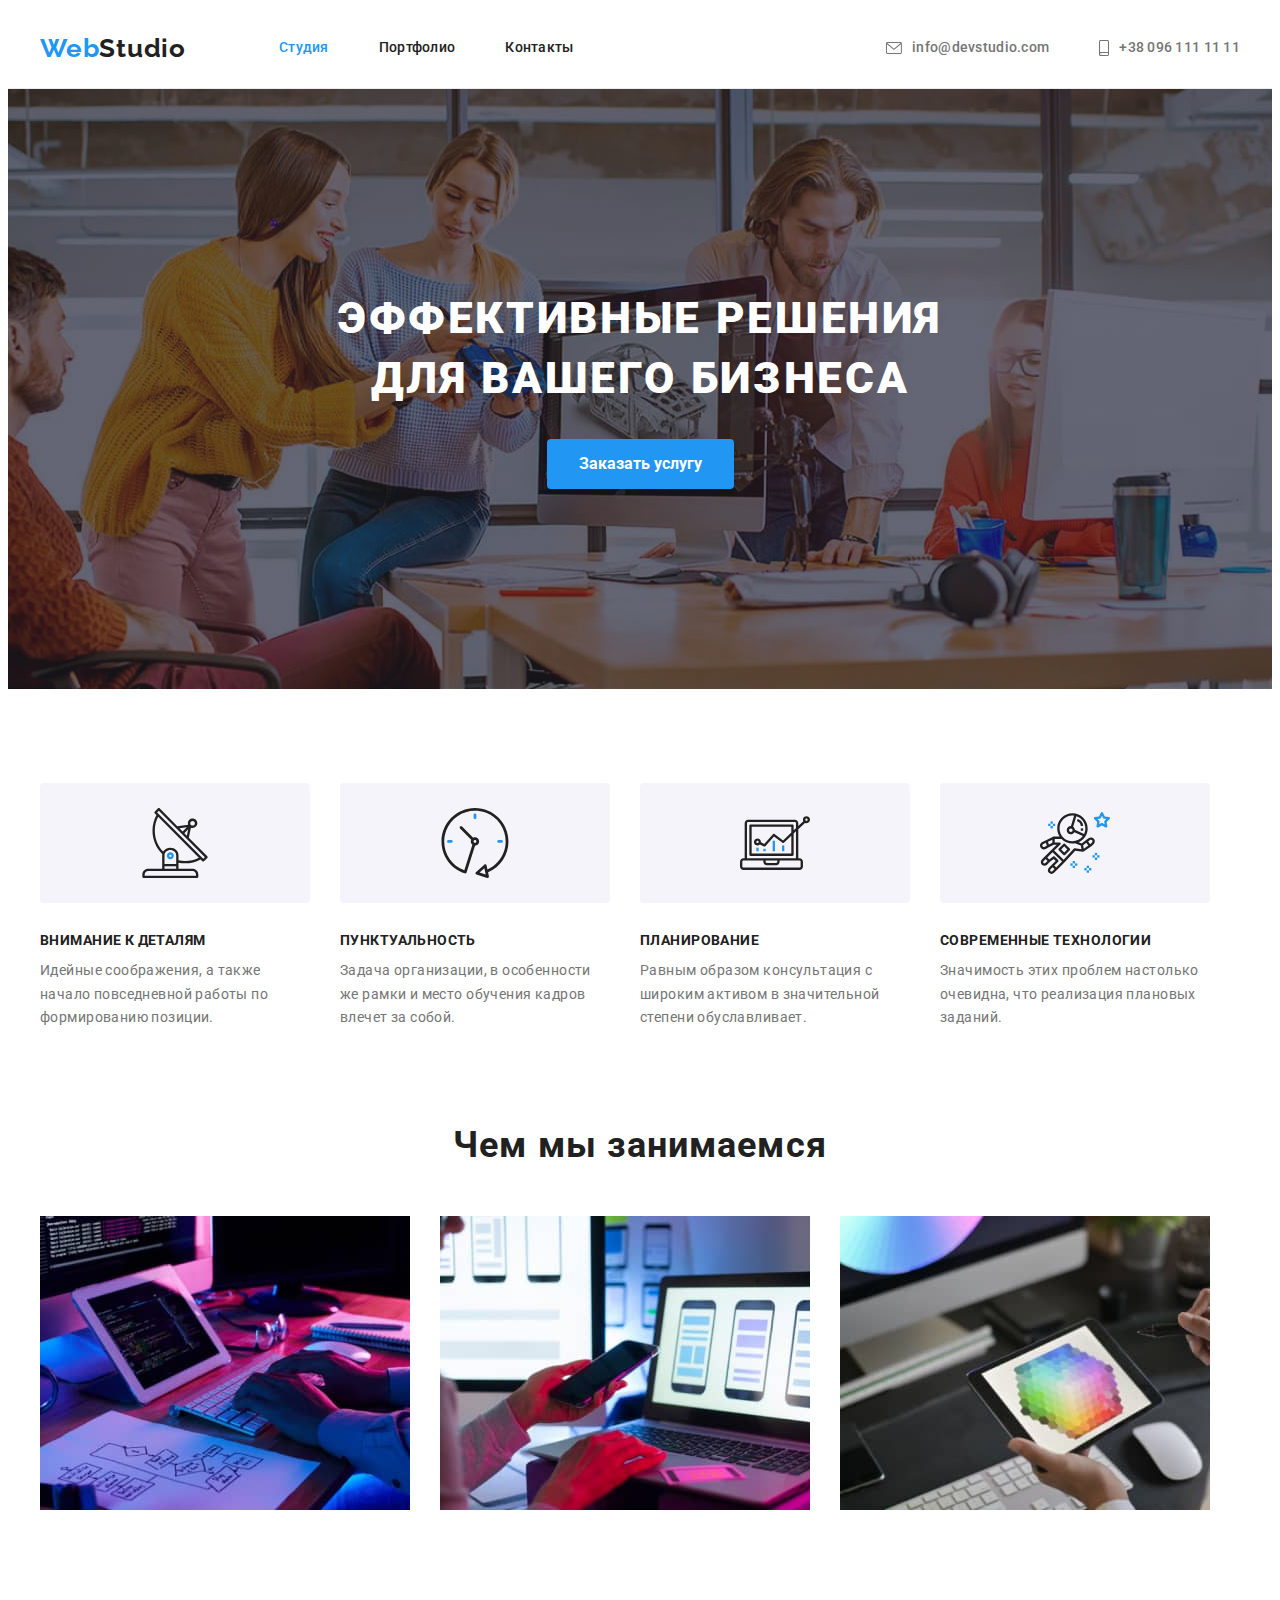
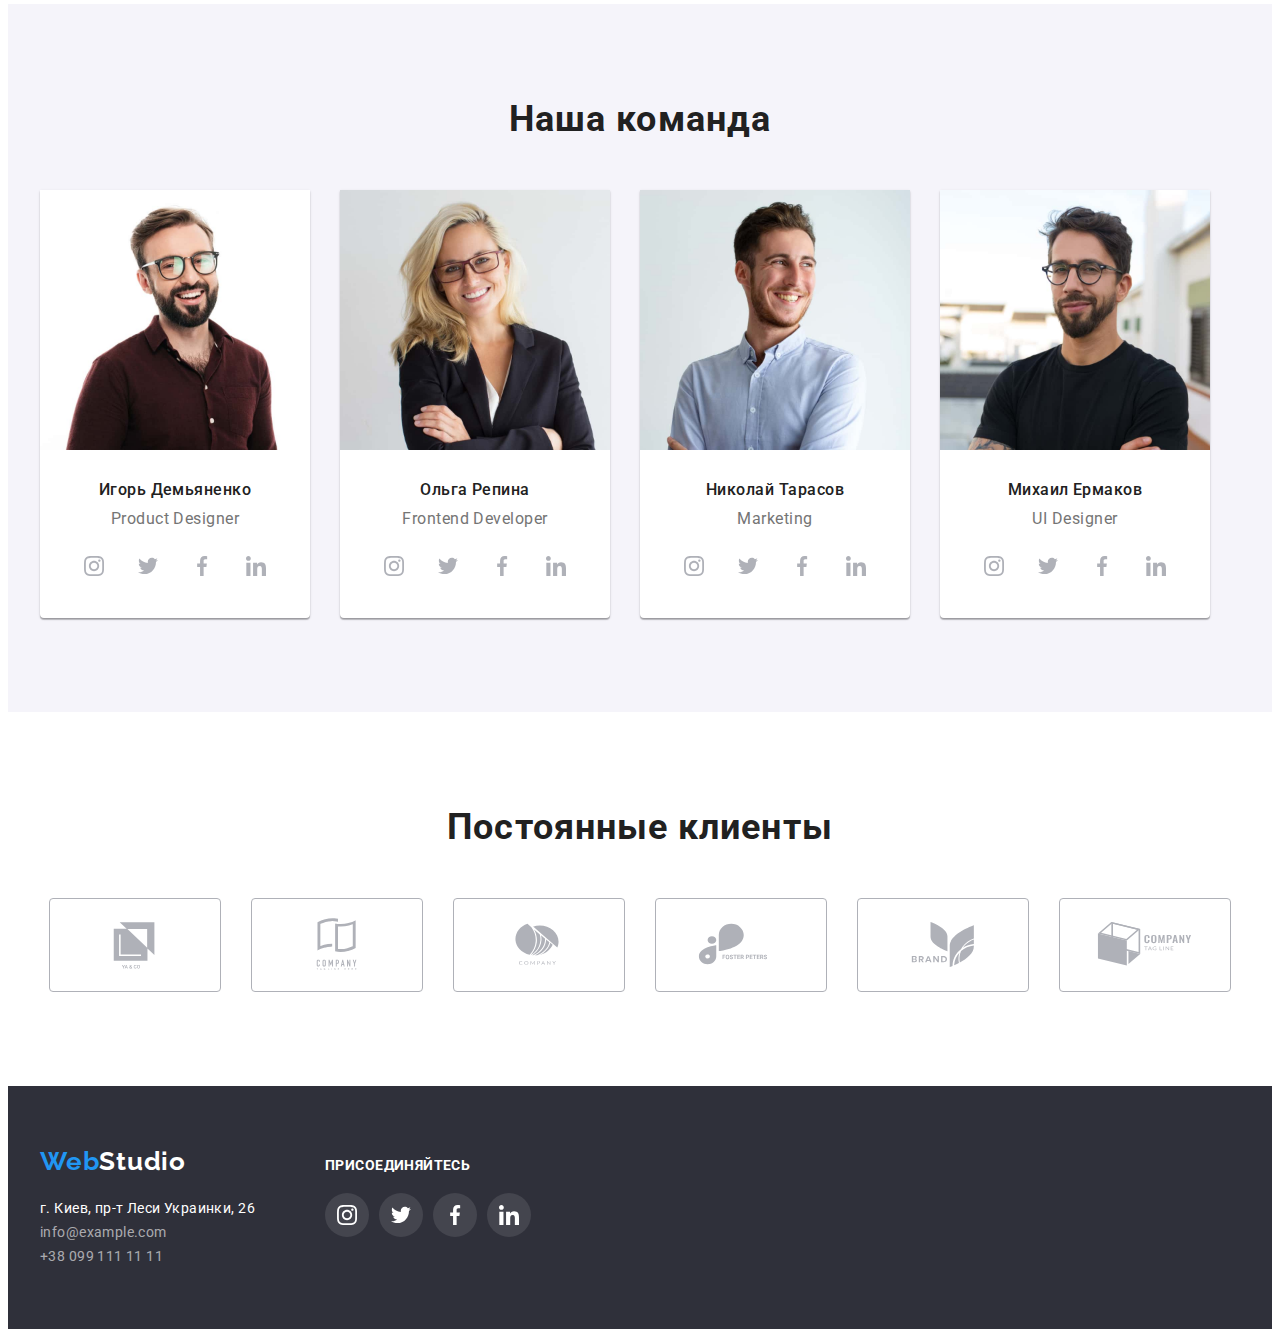
<file: index.html>
<!DOCTYPE html>
<html lang="ru">

<head>
  <meta charset="UTF-8" />
  <meta http-equiv="X-UA-Compatible" content="IE=edge" />
  <meta name="viewport" content="width=device-width, initial-scale=1.0" />
  <title>Студия</title>
  <link rel="stylesheet"
    href="https://cdnjs.cloudflare.com/ajax/libs/modern-normalize/1.1.0/modern-normalize.min.css"
    integrity="sha512-wpPYUAdjBVSE4KJnH1VR1HeZfpl1ub8YT/NKx4PuQ5NmX2tKuGu6U/JRp5y+Y8XG2tV+wKQpNHVUX03MfMFn9Q=="
    crossorigin="anonymous" referrerpolicy="no-referrer" />

  <link rel="preconnect" href="https://fonts.googleapis.com" />
  <link rel="preconnect" href="https://fonts.gstatic.com" crossorigin />
  <link
    href="https://fonts.googleapis.com/css2?family=Raleway:wght@700&family=Roboto:wght@400;500;700;900&display=swap"
    rel="stylesheet" />
  <link rel="stylesheet" href="./css/styles.css" />
</head>

<body>
  <header class="header">
    <div class="container">
      <a class="logo link" href="./index.html">
        <span lang="en" class="header-logo"><span
            class="header-logo-studio">Web</span>Studio</span>
      </a>
      <nav class="header-nav">
        <ul class="nav-list list">
          <li class="item nav-item">
            <a class="link header-link current" href="./index.html">Студия</a>
          </li>
          <li class="item nav-item">
            <a class="link header-link" href="./portfolio.html">Портфолио</a>
          </li>
          <li class="item nav-item">
            <a class="link header-link" href="">Контакты</a>
          </li>
        </ul>
      </nav>
      <ul class="header-contacts list">
        <li class="item contacts-item">
          <a class="link header-mail"
            href="mailto:info@devstudio.com">
            <svg class="header-icon" width="16" height="12">
              <use href="./images/sprite.svg#icon-envelope"></use>
            </svg>
            info@devstudio.com
          </a>
        </li>
        <li class="item contacts-item">
          <a class="link header-tel" href="tel:+380961111111">
            <svg class="header-icon" width="10" height="16">
              <use href="./images/sprite.svg#icon-smartphone"></use>
            </svg>+38 096 111 11 11
          </a>
        </li>
      </ul>
    </div>
  </header>
  <main>
    <section class="hero section">
      <div class="container">
        <h1 class="hero-title">Эффективные решения для вашего бизнеса</h1>
        <button type="button" class="hero-btn">Заказать услугу</button>
      </div>
    </section>
    <section class="peculiarities section no-padding">
      <div class="container">
        <h2 class="visually-hidden">Особенности</h2>
        <ul class="list peculiarities-list">
          <li class="peculiarities-item">
              <div class="peculiarities-svg">
                <svg class="peculiarities-icon" width="70" height="70">
                  <use href="./images/sprite.svg#icon-antenna"></use>
                </svg>
              </div>
            <h3 class="peculiarities-title">Внимание к деталям</h3>
            <p class="peculiarities-text">
              Идейные соображения, а также начало повседневной работы по
              формированию позиции.
            </p>
          </li>
          <li class="peculiarities-item">
              <div class="peculiarities-svg">
                <svg class="peculiarities-icon" width="70" height="70">
                  <use href="./images/sprite.svg#icon-clock"></use>
                </svg>
              </div>
            <h3 class="peculiarities-title">Пунктуальность</h3>
            <p class="peculiarities-text">
              Задача организации, в особенности же рамки и место обучения кадров
              влечет за собой.
            </p>
          </li>
          <li class="peculiarities-item">
              <div class="peculiarities-svg">
                <svg class="peculiarities-icon" width="70" height="70">
                  <use href="./images/sprite.svg#icon-diagram"></use>
                </svg>
              </div>
            <h3 class="peculiarities-title">Планирование</h3>
            <p class="peculiarities-text">
              Равным образом консультация с широким активом в значительной степени
              обуславливает.
            </p>
          </li>
          <li class="peculiarities-item">
              <div class="peculiarities-svg">
                <svg class="peculiarities-icon" width="70" height="70">
                  <use href="./images/sprite.svg#icon-astronaut"></use>
                </svg>
              </div>
            <h3 class="peculiarities-title">Современные технологии</h3>
            <p class="peculiarities-text">
              Значимость этих проблем настолько очевидна, что реализация плановых
              заданий.
            </p>
          </li>
        </ul>
      </div>
    </section>
    <section class="work section">
      <div class="container">
        <h2 class="work-title">Чем мы занимаемся</h2>
        <ul class="list work-list">
          <li class="work-item item"><img src="./images/img-2.jpg" alt="Набор кода"
              width="370" /></li>
          <li class="work-item item">
            <img src="./images/img-1.jpg" alt="Девушка держит телефон"
              width="370" />
          </li>
          <li class="work-item item">
            <img src="./images/img-3.jpg" alt="Палитра цветов" width="370" />
          </li>
        </ul>
      </div>
    </section>
    <section class="team section">
      <div class="container">
        <h2 class="team-title">Наша команда</h2>
        <ul class="list team-list">
          <li class="team-item">
            <img src="./images/our-command/img-1.jpg" alt="Мужчина в очках"
              width="270" />
            <div class="team-object">
                  <h3 class="team-pretext">Игорь Демьяненко</h3>
                  <p lang="en" class="team-text">Product Designer</p>
                  <ul class="social-list">
                    <li class="social-list-item">
                      <a href="" class="social-list-link" target="blank" rel="noopener noreferrer">
                          <svg class="social-list-icon" width="20" height="20">
                            <use href="./images/sprite.svg#icon-instagram"></use>
                          </svg>
                      </a>
                      <a href="" class="social-list-link" target="blank" rel="noopener noreferrer">
                          <svg class="social-list-icon" width="20" height="20">
                            <use href="./images/sprite.svg#icon-twitter"></use>
                          </svg>
                      </a>
                      <a href="" class="social-list-link" target="blank" rel="noopener noreferrer">
                          <svg class="social-list-icon" width="20" height="20">
                            <use href="./images/sprite.svg#icon-facebook"></use>
                          </svg>
                      </a>
                      <a href="" class="social-list-link" target="blank" rel="noopener noreferrer">
                          <svg class="social-list-icon" width="20" height="20">
                            <use href="./images/sprite.svg#icon-linkedin"></use>
                          </svg>
                      </a>
                    </li>
                  </ul>
            </div>
          </li>
          <li class="team-item">
            <img src="./images/our-command/img-2.jpg" alt="Женщина в костюме"
              width="270" />
            <div class="team-object">
                  <h3 class="team-pretext">Ольга Репина</h3>
                  <p lang="en" class="team-text">Frontend Developer</p>
                  <ul class="social-list">
                    <li class="social-list-item">
                      <a href="" class="social-list-link" target="blank" rel="noopener noreferrer">
                        <svg class="social-list-icon" width="20" height="20">
                          <use href="./images/sprite.svg#icon-instagram"></use>
                        </svg>
                      </a>
                      <a href="" class="social-list-link" target="blank" rel="noopener noreferrer">
                        <svg class="social-list-icon" width="20" height="20">
                          <use href="./images/sprite.svg#icon-twitter"></use>
                        </svg>
                      </a>
                      <a href="" class="social-list-link" target="blank" rel="noopener noreferrer">
                        <svg class="social-list-icon" width="20" height="20">
                          <use href="./images/sprite.svg#icon-facebook"></use>
                        </svg>
                      </a>
                      <a href="" class="social-list-link" target="blank" rel="noopener noreferrer">
                        <svg class="social-list-icon" width="20" height="20">
                          <use href="./images/sprite.svg#icon-linkedin"></use>
                        </svg>
                      </a>
                    </li>
                  </ul>
            </div>
          </li>
          <li class="team-item">
            <img src="./images/our-command/img-3.jpg" alt="Молодой парень"
              width="270" />
            <div class="team-object">
                  <h3 class="team-pretext">Николай Тарасов</h3>
                  <p lang="en" class="team-text">Marketing</p>
                  <ul class="social-list">
                    <li class="social-list-item">
                      <a href="" class="social-list-link" target="blank" rel="noopener noreferrer">
                        <svg class="social-list-icon" width="20" height="20">
                          <use href="./images/sprite.svg#icon-instagram"></use>
                        </svg>
                      </a>
                      <a href="" class="social-list-link" target="blank" rel="noopener noreferrer">
                        <svg class="social-list-icon" width="20" height="20">
                          <use href="./images/sprite.svg#icon-twitter"></use>
                        </svg>
                      </a>
                      <a href="" class="social-list-link" target="blank" rel="noopener noreferrer">
                        <svg class="social-list-icon" width="20" height="20">
                          <use href="./images/sprite.svg#icon-facebook"></use>
                        </svg>
                      </a>
                      <a href="" class="social-list-link" target="blank" rel="noopener noreferrer">
                        <svg class="social-list-icon" width="20" height="20">
                          <use href="./images/sprite.svg#icon-linkedin"></use>
                        </svg>
                      </a>
                    </li>
                  </ul>
            </div>
          </li>
          <li class="team-item">         
            <img src="./images/our-command/img-4.jpg" alt="Парень ИТшник"
              width="270" />
            <div class="team-object">
                  <h3 class="team-pretext">Михаил Ермаков</h3>
                  <p lang="en" class="team-text">UI Designer</p>
                  <ul class="social-list list">
                    <li class="social-list-item">
                      <a href="" class="social-list-link" target="blank" rel="noopener noreferrer">
                        <svg class="social-list-icon" width="20" height="20">
                          <use href="./images/sprite.svg#icon-instagram"></use>
                        </svg>
                      </a>
                      <a href="" class="social-list-link" target="blank" rel="noopener noreferrer">
                        <svg class="social-list-icon" width="20" height="20">
                          <use href="./images/sprite.svg#icon-twitter"></use>
                        </svg>
                      </a>
                      <a href="" class="social-list-link" target="blank" rel="noopener noreferrer">
                        <svg class="social-list-icon" width="20" height="20">
                          <use href="./images/sprite.svg#icon-facebook"></use>
                        </svg>
                      </a>
                      <a href="" class="social-list-link" target="blank" rel="noopener noreferrer">
                        <svg class="social-list-icon" width="20" height="20">
                          <use href="./images/sprite.svg#icon-linkedin"></use>
                        </svg>
                      </a>
                    </li>
                  </ul>
            </div>
          </li>
        </ul>
      </div>
    </section>
    <section class="customers section">
      <div class="container">
          <h2 class="customers-title">Постоянные клиенты</h2>
          <ul class="customers-list">
            <li class="item customers-item">
              <a class="link customers-link" href="" target="blank" rel="noopener noreferrer">
                <svg class="customers-icon" width="106" height="60">
                  <use href="./images/sprite.svg#icon-logo1"></use>
                </svg>
              </a>
            </li>
            <li class="item customers-item">
              <a class="link customers-link" href="" target="blank" rel="noopener noreferrer">
                <svg class="customers-icon" width="106" height="60">
                  <use href="./images/sprite.svg#icon-logo2"></use>
                </svg>
              </a>
            </li>
            <li class="item customers-item">
              <a class="link customers-link" href="" target="blank" rel="noopener noreferrer">
                <svg class="customers-icon" width="106" height="60">
                  <use href="./images/sprite.svg#icon-logo3"></use>
                </svg>
              </a>
            </li>
            <li class="item customers-item">
              <a class="link customers-link" href="" target="blank" rel="noopener noreferrer">
                <svg class="customers-icon" width="106" height="60">
                  <use href="./images/sprite.svg#icon-logo4"></use>
                </svg>
              </a>
            </li>
            <li class="item customers-item">
              <a class="link customers-link" href="" target="blank" rel="noopener noreferrer">
                <svg class="customers-icon" width="106" height="60">
                  <use href="./images/sprite.svg#icon-logo5"></use>
                </svg>
              </a>
            </li>
            <li class="item customers-item">
              <a class="link customers-link" href="" target="blank" rel="noopener noreferrer">
                <svg class="customers-icon" width="106" height="60">
                  <use href="./images/sprite.svg#icon-logo6"></use>
                </svg>
              </a>
            </li>
          </ul>
        </div>
    </section>
  </main>
  <footer>
    <div class="container">
      <div class="footer-address">
        <a class="link link-footer" href="./index.html">
          <span lang="en" class="footer-logo"><span
              class="footer-logo-studio">Web</span>Studio</span>
        </a>
        <address class="address">
          <ul class="address-list list">
            <li class="address-item item">
              <a class="link footer-map"
                href="https://www.google.com/maps/place/%D0%B1%D1%83%D0%BB.+%D0%9B%D0%B5%D1%81%D0%B8+%D0%A3%D0%BA%D1%80%D0%B0%D0%B8%D0%BD%D0%BA%D0%B8,+26,+%D0%9A%D0%B8%D0%B5%D0%B2,+02000/data=!4m2!3m1!1s0x40d4cf0e033ecbe9:0x57a4dffefec77da0?sa=X&ved=2ahUKEwj216616OH0AhXkoosKHXj5BrwQ8gF6BAgFEAE"
                target="_blank" rel="noopener noreferrer">г. Киев, пр-т Леси
                Украинки, 26</a>
            </li>
            <li class="item">
              <a class="link footer-mail"
                href="mailto:info@example.com">info@example.com</a>
            </li>
            <li class="item">
              <a class="link footer-tel" href="tel:+380991111111" >+38 099 111 11
                11</a>
            </li>
          </ul>
        </address>
      </div>
      <div class="footer-social">
        <p class="footer-social-text">
          присоединяйтесь
        </p>
        <ul class="footer-social-list list">
          <li class="footer-social-item item">
            <a href="" class="footer-social-link link" target="blank" rel="noopener noreferrer">
              <svg class="footer-social-icon"  width="20" height="20">
                <use href="./images/sprite.svg#icon-instagram"></use>
              </svg>
            </a>
          </li>
          <li class="footer-social-item item">
            <a href="" class="footer-social-link link" target="blank" rel="noopener noreferrer">
              <svg class="footer-social-icon"  width="20" height="20">
                <use href="./images/sprite.svg#icon-twitter"></use>
              </svg>
            </a>
          </li>
          <li class="footer-social-item item">
            <a href="" class="footer-social-link  link" target="blank" rel="noopener noreferrer">
              <svg class="footer-social-icon"  width="20" height="20">
                <use href="./images/sprite.svg#icon-facebook"></use>
              </svg>
            </a>
          </li>
          <li class="footer-social-item item">
            <a href="" class="footer-social-link link" target="blank" rel="noopener noreferrer">
              <svg class="footer-social-icon" width="20" height="20">
                <use href="./images/sprite.svg#icon-linkedin"></use>
              </svg>
            </a>
          </li>
        </ul>
      </div>
    </div>
  </footer>
</body>

</html>
</file>
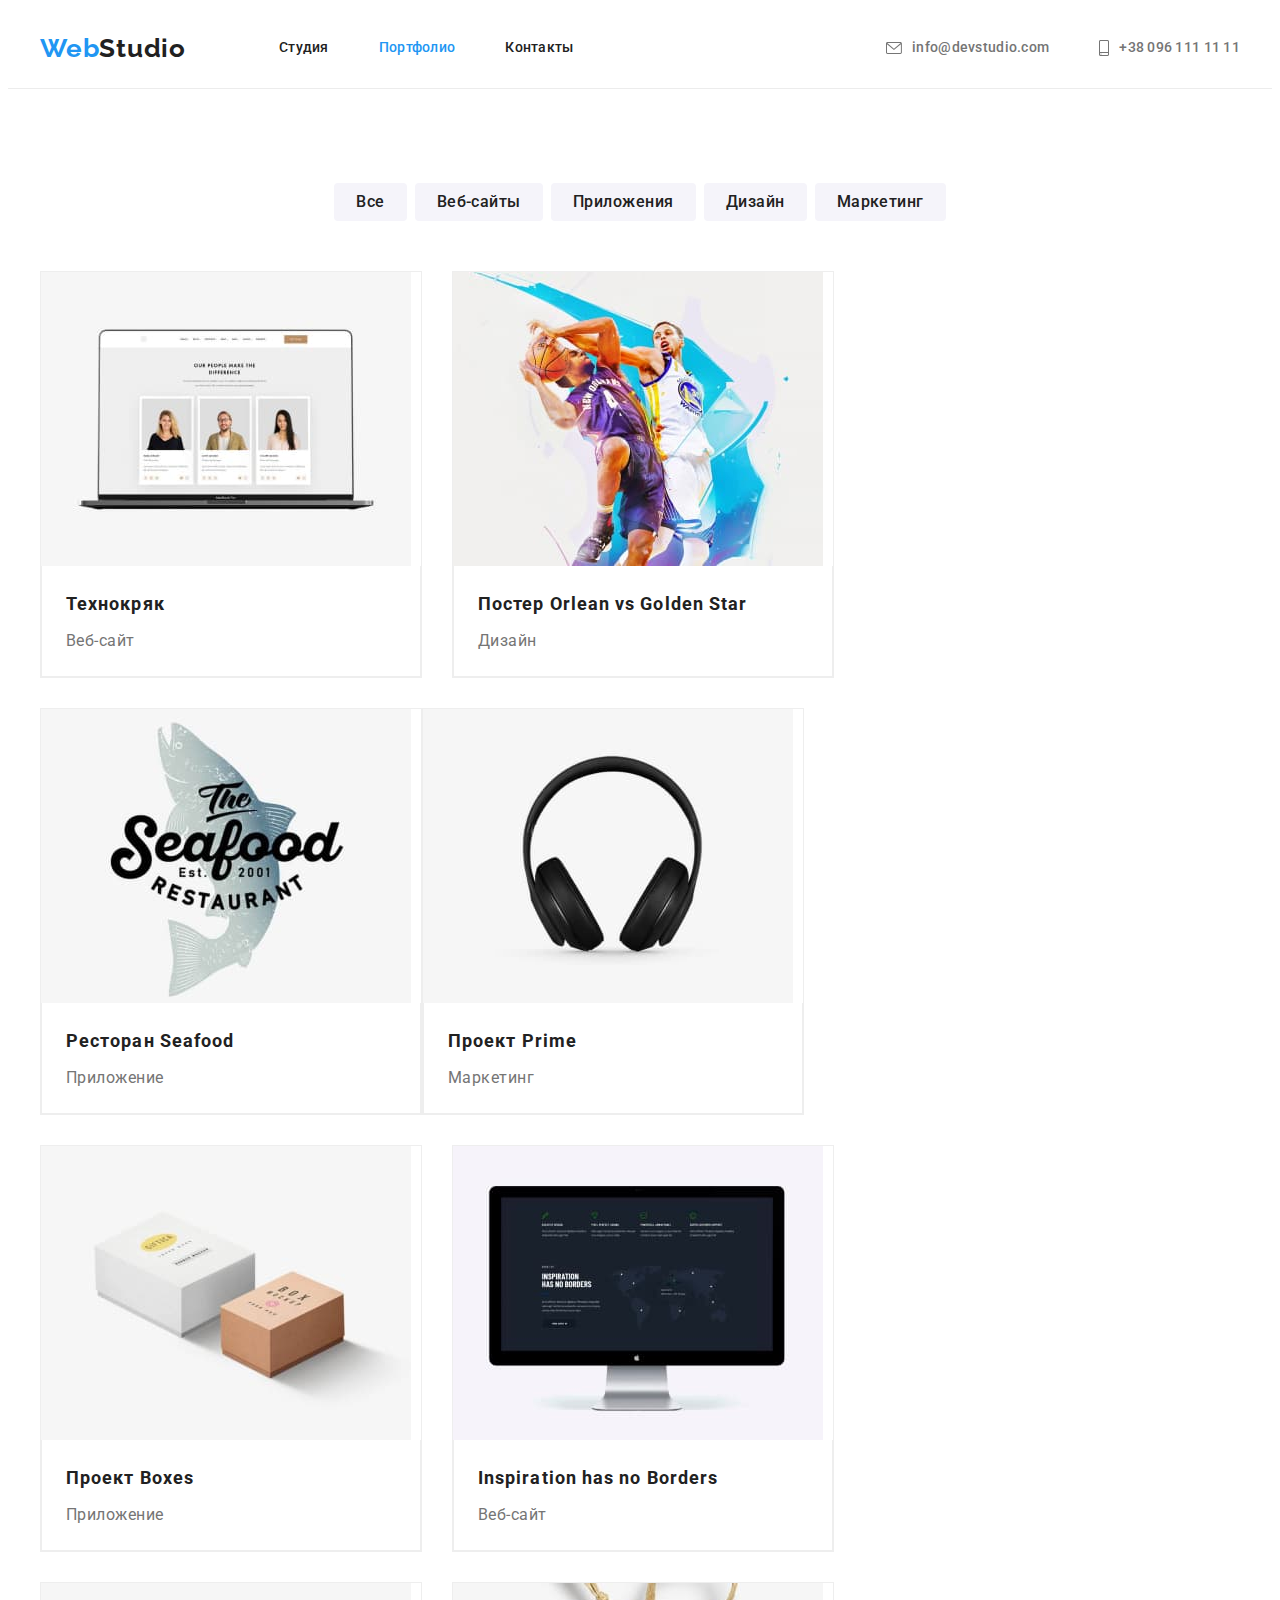
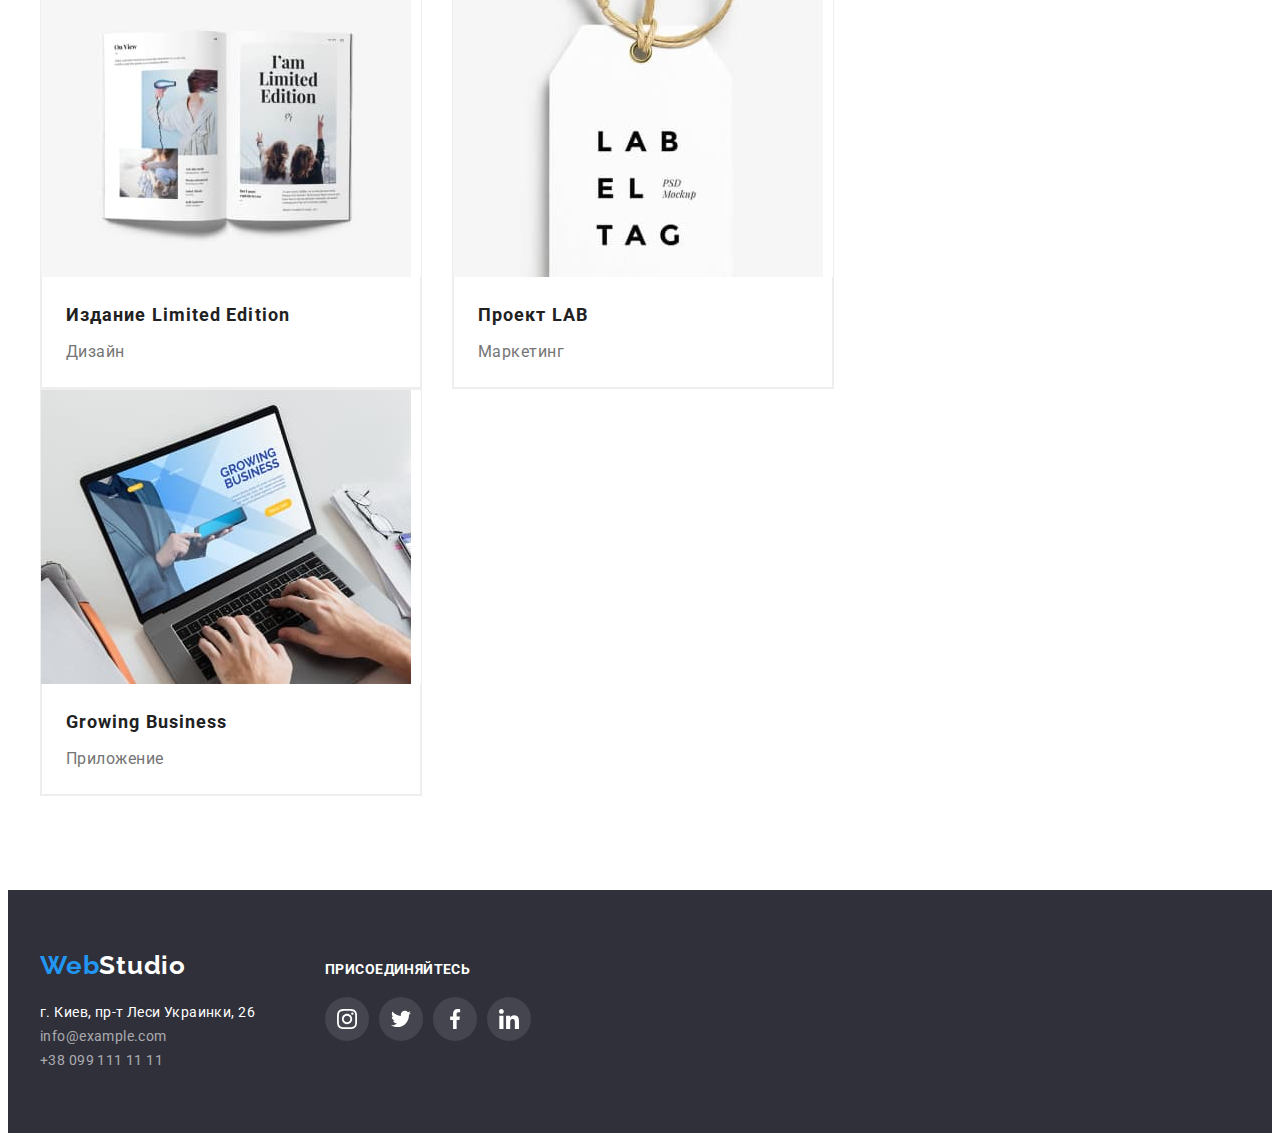
<file: portfolio.html>
<!DOCTYPE html>
<html lang="ru">

<head>
  <meta charset="UTF-8" />
  <meta http-equiv="X-UA-Compatible" content="IE=edge" />
  <meta name="viewport" content="width=device-width, initial-scale=1.0" />
  <title>Портфолио</title>
  <link rel="stylesheet"
    href="https://cdnjs.cloudflare.com/ajax/libs/modern-normalize/1.1.0/modern-normalize.min.css"
    integrity="sha512-wpPYUAdjBVSE4KJnH1VR1HeZfpl1ub8YT/NKx4PuQ5NmX2tKuGu6U/JRp5y+Y8XG2tV+wKQpNHVUX03MfMFn9Q=="
    crossorigin="anonymous" referrerpolicy="no-referrer" />

  <link rel="preconnect" href="https://fonts.googleapis.com" />
  <link rel="preconnect" href="https://fonts.gstatic.com" crossorigin />
  <link
    href="https://fonts.googleapis.com/css2?family=Raleway:wght@700&family=Roboto:wght@400;500;700;900&display=swap"
    rel="stylesheet" />
  <link rel="stylesheet" href="./css/styles.css" />
</head>

<body>
  <header class="header">
    <div class="container">
      <a class="logo link" href="./index.html">
        <span lang="en" class="header-logo"><span
            class="header-logo-studio">Web</span>Studio</span>
      </a>
      <nav class="header-nav">
        <ul class="nav-list list">
          <li class="item nav-item">
            <a class="link header-link" href="./index.html">Студия</a>
          </li>
          <li class="item nav-item">
            <a class="link header-link current" href="./portfolio.html">Портфолио</a>
          </li>
          <li class="item nav-item">
            <a class="link header-link" href="">Контакты</a>
          </li>
        </ul>
      </nav>
      <ul class="header-contacts list">
        <li class="item contacts-item">
          <a class="link header-mail" href="mailto:info@devstudio.com">
            <svg class="header-icon" width="16" height="12">
              <use href="./images/sprite.svg#icon-envelope"></use>
            </svg>
            info@devstudio.com
          </a>
        </li>
        <li class="item contacts-item">
          <a class="link header-tel" href="tel:+380961111111">
            <svg class="header-icon" width="10" height="16">
              <use href="./images/sprite.svg#icon-smartphone"></use>
            </svg>+38 096 111 11 11
          </a>
        </li>
      </ul>
    </div>
  </header>
    <main>
      <section class="projects section">
        <div class="container">
              <h2 class="visually-hidden">Проекты</h2>
              <ul class="list filters-list">
                <li class="filters-item item">
                  <button class="filters-btn" type="button">Все</button>
                </li>
                <li class="filters-item item">
                  <button class="filters-btn" type="button">Веб-сайты</button>
                </li>
                <li class="filters-item item">
                  <button class="filters-btn" type="button">Приложения</button>
                </li>
                <li class="filters-item item">
                  <button class="filters-btn" type="button">Дизайн</button>
                </li>
                <li class="filters-item item">
                  <button class="filters-btn" type="button">Маркетинг</button>
                </li>
              </ul>
          
            
              <ul class="list projects-list">
                <li class="item">
                  <a class="projects-link link" href>
                  <img src="./images/portfolio/portfolio-1.jpg" alt="ноутбук" width="370" height="294" />
                  <div class="object">
                    <h3 class="projects-title">Технокряк</h3>
                     <p class="projects-text">Веб-сайт</p>
                  </div>  
                  </a>
                </li>
                <li class="item">
                  <a class="projects-link link" href>
                  <img
                    src="./images/portfolio/portfolio-2.jpg"
                    alt="игра по баскетболу"
                    width="370"
                    height="294"
                  />
                  <div class="object">
                    <h3 class="projects-title">Постер <span lang="en"> Orlean vs Golden Star</span></h3>
                    <p class="projects-text">Дизайн</p>
                  </div>
                  </a> 
                </li>
                <li class="item">
                  <a class="projects-link link" href>
                  <img
                    src="./images/portfolio/portfolio-3.jpg"
                    alt="ресторан морепродуктов"
                    width="370"
                    height="294"
                  />
                  <div class="object">
                    <h3 class="projects-title">Ресторан <span lang="en">Seafood</span></h3>
                    <p class="projects-text">Приложение</p>
                  </div>
                  </a> 
                </li>
                <li class="item">
                  <a class="projects-link link" href>
                  <img src="./images/portfolio/portfolio-4.jpg" alt="наушники" width="370" height="294" />
                  <div class="object">
                    <h3 class="projects-title">Проект <span lang="en">Prime</span></h3>
                     <p class="projects-text">Маркетинг</p>
                  </div>
                  </a> 
                </li>
                <li class="item">
                  <a class="projects-link link" href>
                  <img
                    src="./images/portfolio/portfolio-5.jpg"
                    alt="Две каробки"
                    width="370"
                    height="294"
                  />
                  <div class="object">
                     <h3 class="projects-title">Проект <span lang="en">Boxes</span></h3>
                     <p class="projects-text">Приложение</p>
                  </div>
                  </a> 
                </li>
                <li class="item">
                  <a class="projects-link link" href>
                  <img
                    src="./images/portfolio/portfolio-6.jpg"
                    alt="монитор Мас"
                    width="370"
                    height="294"
                  />
                  <div class="object">
                    <h3 class="projects-title"><span lang="en">Inspiration has no Borders</span></h3>
                    <p class="projects-text">Веб-сайт</p>
                  </div>
                  </a>
                </li>
                <li class="item">
                  <a class="projects-link link" href>
                  <img src="./images/portfolio/portfolio-7.jpg" alt="книга" width="370" height="294" />
                  <div class="object">
                    <h3 class="projects-title">Издание <span lang="en">Limited Edition</span></h3>
                    <p class="projects-text">Дизайн</p>
                  </div>
                  </a>
                </li>
                <li class="item">
                  <a class="projects-link link" href>
                  <img src="./images/portfolio/portfolio-8.jpg" alt="Етикетка" width="370" height="294" />
                  <div class="object">
                    <h3 class="projects-title">Проект <span lang="en">LAB</span></h3>
                    <p class="projects-text">Маркетинг</p>
                  </div>
                  </a> 
                </li>
                <li class="item">
                  <a class="projects-link link" href>
                  <img
                    src="./images/portfolio/portfolio-9.jpg"
                    alt="Печать на ноутбуке"
                    width="370"
                    height="294"
                  />
                  <div class="object">
                    <h3 class="projects-title"><span lang="en">Growing Business</span></h3>
                    <p class="projects-text">Приложение</p>
                  </div>
                  </a> 
                </li>
              </ul>
        </div>
      </section>
    </main>
  <footer>
    <div class="container">
      <div class="footer-address">
        <a class="link link-footer" href="./index.html">
          <span lang="en" class="footer-logo"><span
              class="footer-logo-studio">Web</span>Studio</span>
        </a>
        <address class="address">
          <ul class="address-list list">
            <li class="address-item item">
              <a class="link footer-map"
                href="https://www.google.com/maps/place/%D0%B1%D1%83%D0%BB.+%D0%9B%D0%B5%D1%81%D0%B8+%D0%A3%D0%BA%D1%80%D0%B0%D0%B8%D0%BD%D0%BA%D0%B8,+26,+%D0%9A%D0%B8%D0%B5%D0%B2,+02000/data=!4m2!3m1!1s0x40d4cf0e033ecbe9:0x57a4dffefec77da0?sa=X&ved=2ahUKEwj216616OH0AhXkoosKHXj5BrwQ8gF6BAgFEAE"
                target="_blank" rel="noopener noreferrer">г. Киев, пр-т Леси
                Украинки, 26</a>
            </li>
            <li class="item">
              <a class="link footer-mail"
                href="mailto:info@example.com">info@example.com</a>
            </li>
            <li class="item">
              <a class="link footer-tel" href="tel:+380991111111">+38 099 111 11
                11</a>
            </li>
          </ul>
        </address>
      </div>
      <div class="footer-social">
        <p class="footer-social-text">
          присоединяйтесь
        </p>
        <ul class="footer-social-list list">
          <li class="footer-social-item item">
            <a href="" class="footer-social-link link" target="blank"
              rel="noopener noreferrer">
              <svg class="footer-social-icon" width="20" height="20">
                <use href="./images/sprite.svg#icon-instagram"></use>
              </svg>
            </a>
          </li>
          <li class="footer-social-item item">
            <a href="" class="footer-social-link link" target="blank"
              rel="noopener noreferrer">
              <svg class="footer-social-icon" width="20" height="20">
                <use href="./images/sprite.svg#icon-twitter"></use>
              </svg>
            </a>
          </li>
          <li class="footer-social-item item">
            <a href="" class="footer-social-link  link" target="blank"
              rel="noopener noreferrer">
              <svg class="footer-social-icon" width="20" height="20">
                <use href="./images/sprite.svg#icon-facebook"></use>
              </svg>
            </a>
          </li>
          <li class="footer-social-item item">
            <a href="" class="footer-social-link link" target="blank"
              rel="noopener noreferrer">
              <svg class="footer-social-icon" width="20" height="20">
                <use href="./images/sprite.svg#icon-linkedin"></use>
              </svg>
            </a>
          </li>
        </ul>
      </div>
    </div>
  </footer>
</body>
    
</html>
</file>
<file: css/styles.css>
/* variables */
:root {
  --primary-text-color: #212121;
  --text-color: #757575;
  --accent-color: #2196f3;
  --white-text-color: #ffffff;
  --icon-color: #afb1b8;
}


/* global styles */

body {
  font-family: 'Roboto', sans-serif;
  color: var(--primary-text-color);
}

p,
h1,
h2,
h3,
h4,
h5,
h6,
p {
  margin: 0;
}
ul,
ol {
  margin: 0;
  padding-left: 0;
  list-style-type: none;
}
.list {
  list-style: none;
}
.link {
  text-decoration: none;
}
button {
  cursor: pointer;
}
img {
  display: block;
}

.container{
  width: 1200px;
  margin: 0 auto;
  padding-left: 15px;
  padding-right: 15px;
  /* outline: 2px solid red; */
}
.section{
  padding-top: 94px;
  padding-bottom: 94px;
}
.no-padding{
  padding-bottom: 0;
}
.nav-item > .current {
  color: var(--accent-color);
}
.visually-hidden {
  position: absolute;
  white-space: nowrap;
  width: 1px;
  height: 1px;
  overflow: hidden;
  border: 0;
  padding: 0;
  clip: rect(0 0 0 0);
  clip-path: inset(50%);
  margin: -1px;
} 

/*----------- Header -------- */
.header {
  border-bottom: 1px solid #ececec;
}
.header .container {
  display: flex;
  align-items: center;
}
.logo{
  margin-right: 93px;
}

.nav-list {
  display: flex;

}

.nav-list > .item:not(:last-child) {
margin-right: 50px;
}
/* .nav-list .nav-item + .nav-item{
  margin-left: 50px;
} */

.header-logo {
  font-family: 'Raleway', sans-serif;
  font-weight: 700;
  font-size: 26px;
  line-height: 1.19;
  letter-spacing: 0.03em;
  color: var(--primary-text-color);
}
.header-logo-studio {
  color: var(--accent-color);
}
.header-link {
  display: block;
  padding-top: 32px;
  padding-bottom: 32px;

  color: var(--primary-text-color);

  font-weight: 500;
  font-size: 14px;
  line-height: 1.14;
  letter-spacing: 0.02em;
}

/* .nav-item::after{
  display: block;
  margin-left: auto;
  margin-right: auto;
    content: "";
    width: 48px;
    height: 4px;
    background-color: red;
} */


.header-link:hover,
.header-link:focus,
.header-mail:hover,
.header-mail:focus,
.header-tel:hover,
.header-tel:focus {
  color: var(--accent-color);
  
}
.header-contacts {
  display: flex;
  margin-left: auto;

  text-decoration: none;
  }
.header-contacts > .item:not(:last-child){
  margin-right: 50px;
}
.header-mail,
.header-tel {
  display: flex;
  padding-top: 32px;
  padding-bottom: 32px;
  align-items: center;
  text-align: center;

  font-weight: 500;
  font-size: 14px;
  line-height: 1.14;
  letter-spacing: 0.02em;
  color: var(--text-color);
}
.contacts-item:not(:last-child) {
  margin-right: 30px;
}
.header-icon{
  display: flex;
  margin-right: 10px;
  align-items: center;
  fill: currentColor;
}
.header-icon:hover,
.header-icon:focus {
  color: var(--accent-color);
}

/* --------------Hero ---------- */
.hero {
  max-width: 1600px;
  margin: 0 auto;
  padding: 200px 0;
  text-align: center;

 
  background-image: linear-gradient(rgba(47, 48, 58, 0.4), rgba(47, 48, 58, 0.4)),
     url(../images/hero.jpg);
  background-repeat: no-repeat;
  background-position: center;
  background-size: 1600px 600px;
  background-color: #C4C4C4;
 
 }

.hero-title {
  margin-bottom: 30px;
  margin-left: auto;
  margin-right: auto;
  max-width: 696px;

  font-weight: 900;
  font-size: 44px;
  line-height: 1.36;

  text-align: center;
  letter-spacing: 0.06em;
  text-transform: uppercase;

  color: var(--white-text-color);
}
.hero-btn {
  background: var(--accent-color);
  box-shadow: 0px 4px 4px rgba(0, 0, 0, 0.15);
  border-radius: 4px;
  padding: 10px 32px;

  font-weight: 700;
  font-size: 16px;
  line-height: 1.875;
  color: var(--white-text-color);
  cursor: pointer;
  font-family: inherit;
  border: none;
}
.hero-btn:hover,
.hero-btn:focus {
  background: #188ce8;
}
/* ------------Peculiarities------------- */

.peculiarities{
  padding-top: 94px;
}
.peculiarities-title {
  margin-top: 30px;
  margin-bottom: 10px;

  font-weight: 700;
  font-size: 14px;
  line-height: 1.14;
  letter-spacing: 0.03em;
  text-transform: uppercase;

  color: var(--primary-text-color);
}
.peculiarities-list{
  display: flex;
  flex-wrap: wrap;
}
.peculiarities-item{
  width: 270px;
}
.peculiarities-item:not(:last-child){
margin-right: 30px;
}
.peculiarities-svg{
  display: flex;
  max-width: 270px;
  height: 120px;
align-items: center;
justify-content: center;

  background: #F5F4FA;
  border-radius: 4px;
}

.peculiarities-text {
  font-size: 14px;
  line-height: 1.71;
  letter-spacing: 0.03em;
 
  color: var(--text-color);
}
/* ----------Work------------ */
.work-title {
  margin-bottom: 50px;

  font-weight: 700;
  font-size: 36px;
  line-height: 1.1666;
  text-align: center;
  letter-spacing: 0.03em;

  color: var(--primary-text-color);
}
.work-list{
  display: flex;
  flex-wrap: wrap;
}
.work-item:not(:nth-child(3n)){
  margin-right: 30px;
}

/* --------Team -------------*/
.team {
  background: #f5f4fa;
}
.team-title {
  margin-bottom: 50px;

  font-weight: 700;
  font-size: 36px;
  line-height: 1.1666;
  text-align: center;
  letter-spacing: 0.03em;

  color: var(--primary-text-color);
}
.team-list{
  display: flex;
  flex-wrap: wrap;
  }
.team-item{
    max-width: 270px;
    background: var(--white-text-color);
    /* material shadow v1 */
    
    box-shadow: 0px 1px 3px rgba(0, 0, 0, 0.12),
    0px 1px 1px rgba(0, 0, 0, 0.14),
    0px 2px 1px rgba(0, 0, 0, 0.2);
    border-radius: 0px 0px 4px 4px;
  }
.team-item:not(:nth-child(4n)) {
  margin-right: 30px;
}

.team-object{
  padding-top: 30px;
  padding-bottom: 30px;
  text-align: center;
}
.team-pretext {
  margin-bottom: 10px;

  font-weight: 500;
  font-size: 16px;
  line-height: 1.1875;

  letter-spacing: 0.03em;

  color: var(--primary-text-color);
}
.team-text {
  margin-bottom: 16px;
  font-size: 16px;
  line-height: 1.1875;

  letter-spacing: 0.03em;
  color: var(--text-color);
}

.social-list-item{
  display: flex;
padding-left: 32px;
padding-right: 32px;
}
.social-list-link:not(:last-child){
  margin-right: 10px;
}

.social-list-link{
  display: flex;
  align-items: center;
  justify-content: center;

  width: 44px;
  height: 44px;
  border-radius: 50%;
  fill: var(--icon-color);
}
.social-list-link:hover,
.social-list-link:focus{
  fill: var(--white-text-color);
  background-color: var(--accent-color);
  
}

/* ------- Customers --------- */

.customers-title{
  margin-bottom: 50px;

  font-weight: 700;
  font-size: 36px;
  line-height: 1.1666;
  text-align: center;
  letter-spacing: 0.03em;
  
  color: var(--primary-text-color);
}
.customers-list{
  display: flex;
  justify-content: center;
  align-items: center;
}

.customers-item:not(:last-child){
  margin-right: 30px;
}

.customers-link{
  display: flex;
  justify-content: center;
  align-items: center;
  width: 170px;
  height: 92px;
  border: 1px solid var(--icon-color);
  border-radius: 4px;
  background-color: var(--white-text-color);

  fill: var(--icon-color);
}

.customers-link:hover,
.customers-link:focus
{
  border: 1px solid  var(--accent-color);
  fill: var(--accent-color);
}

/*-------------- PORTFOLIO.html ------------*/
/*-------------- Projects ------------*/
.filters-btn {
  padding: 6px 22px;

  font-weight: 500;
  font-size: 16px;
  line-height: 1.625;
  text-align: center;
  letter-spacing: 0.03em;

  color: var(--primary-text-color);
  background: #f5f4fa;
  border-radius: 4px;
  font-family: inherit;
  border: none;
}
.filters-btn:hover,
.filters-btn:focus {
  background: var(--accent-color);
}
.filters-btn:hover,
.filters-btn:focus {
  color: var(--white-text-color);
}
.filters-list{
  display: flex;
  justify-content: center;
  margin-bottom: 50px;
}
.filters-list > .filters-item:not(:last-child){
  margin-right: 8px;
}


.projects-list {
  display: flex;
  flex-wrap: wrap;
}

.projects-list > .item {
  width: calc((100% - 60px) / 3);
  margin-right: 30px;
  margin-bottom: 30px;
 
  background: var(--white-text-color);
  border: 1px solid #EEEEEE;
}
.projects-link {
  display: block;
}
.projects-link:hover,
.projects-link:focus {
  box-shadow: 0px 1px 1px rgba(0, 0, 0, 0.12),
  0px 4px 4px rgba(0, 0, 0, 0.06),
  1px 4px 6px rgba(0, 0, 0, 0.16);
}

/* 
.projects-list .item{
  width: 370px;
  margin-right: 30px;
  margin-bottom: 30px;
}*/

.projects-list > .item:nth-child(3n){
  margin-right: 0;
}
 
.projects-list .item:nth-last-child(-n+3){
  margin-bottom: 0;
}

/* Альтернатива */
/* 
.projects-list .item:not(:nth-child(3n)) {
  margin-right: 30px;
}
.projects-list .item:not(:nth-last-child(-n+3)) {
margin-bottom: 30px;
} */



.object > h3{
  margin-bottom: 4px;
}
.projects-title {
  color: var(--primary-text-color);
  font-size: 18px;
  font-weight: 700;
  line-height: 2;
  letter-spacing: 0.06em;
}
.projects-text {
  font-size: 16px;
  line-height: 1.875;
  letter-spacing: 0.03em;
  color: var(--text-color);
}
.object {
  padding: 20px 24px;
  border: 1px solid #eeeeee;
border-top: none;
}


/* -------------Footer---------------- */
footer {
  padding-top: 60px;
  padding-bottom: 60px;
  background-color: #2f303a;
}

footer .container {
  display: flex;
  align-items: baseline;
}

.footer-logo {
  display: block;
  margin-bottom: 20px;

  font-family: 'Raleway';
  font-weight: 700;
  font-size: 26px;
  line-height: 1.19;
  letter-spacing: 0.03em;
  color: var(--white-text-color);
}

.footer-logo-studio {
  color: var(--accent-color);
}


.footer-map {
  margin-bottom: 9px;

  font-style: normal;
  font-size: 14px;
  line-height: 1.71;
  letter-spacing: 0.03em;

  color: var(--white-text-color);
}

.footer-mail {
  margin-bottom: 9px;
}

.footer-mail,
.footer-tel {
  font-style: normal;
  font-size: 14px;
  line-height: 1.71;
  letter-spacing: 0.03em;

  color: rgba(255, 255, 255, 0.6);
}

.footer-map:hover,
.footer-map:focus,
.footer-mail:hover,
.footer-mail:focus,
.footer-tel:hover,
.footer-tel:focus {
  color: var(--accent-color);
}

.footer-address {
  margin-right: 70px;
}

.footer-social-list {
  display: flex;
}

.footer-social-item:not(:last-child) {
  margin-right: 10px;
}

.footer-social-link {
  display: flex;
  align-items: center;
  justify-content: center;

  width: 44px;
  height: 44px;
  border-radius: 50%;
  fill: var(--white-text-color);
  background: rgba(255, 255, 255, 0.1);
}

.footer-social-link:hover,
.footer-social-link:focus {
  fill: var(--white-text-color);
  background-color: var(--accent-color);

}

.footer-social-text {
  font-weight: 700;
  font-size: 14px;
  line-height: 1.143;
  letter-spacing: 0.03em;
  text-transform: uppercase;

  margin-bottom: 20px;
  color: var(--white-text-color);
}
</file>
